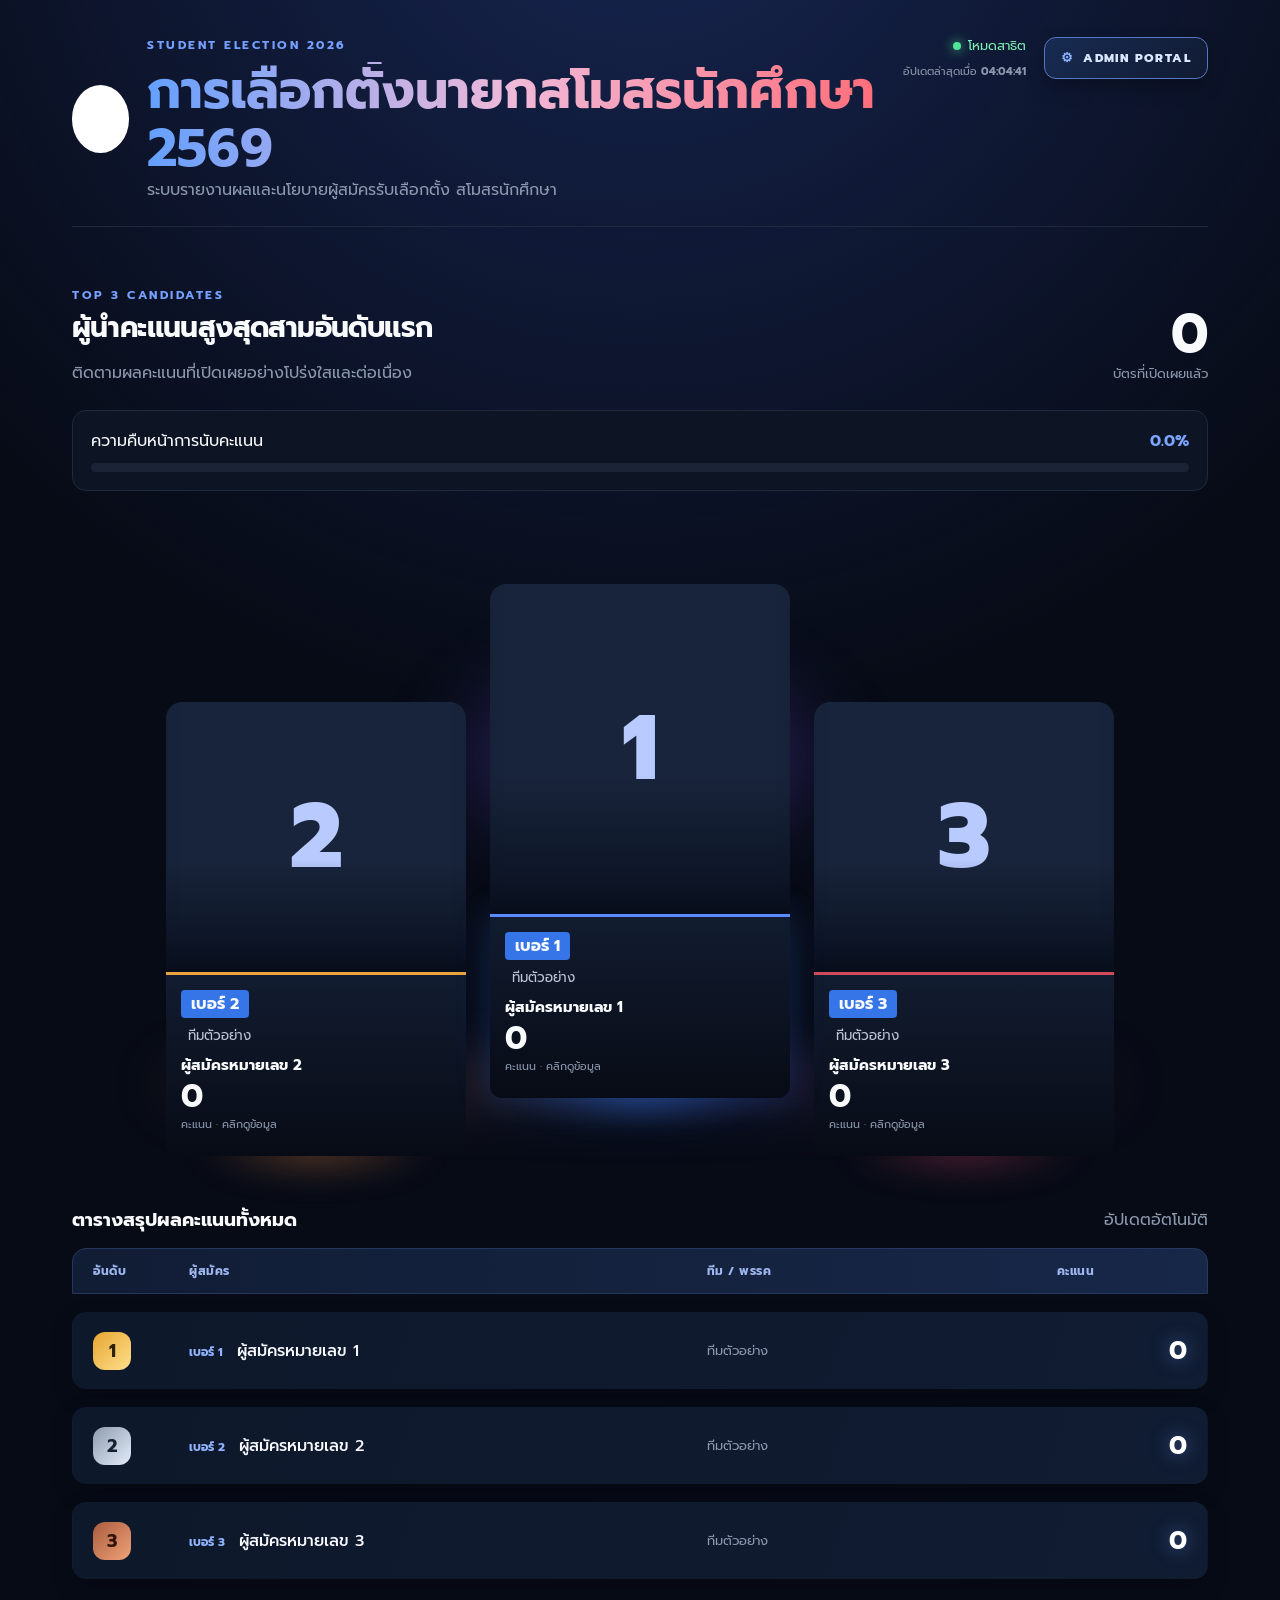
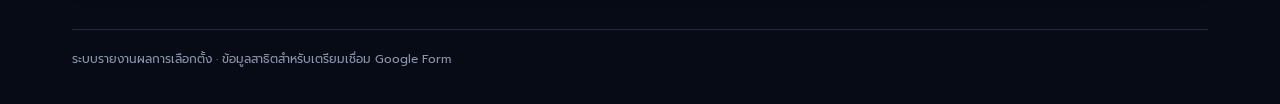
<file: index.html>
<!doctype html><html lang="th"><head><meta charset="UTF-8"><meta name="viewport" content="width=device-width, initial-scale=1"><title>ELECTION LIVE 2026</title><link rel="stylesheet" href="styles.css"></head><body><div class="shell"><header class="topbar"><div class="brand"><div id="logo" class="logo">★</div><div><div class="eyebrow">STUDENT ELECTION 2026</div><h1 id="siteTitle">การเลือกตั้งนายกสโมสรนักศึกษา 2569</h1><p id="siteSubtitle" class="muted">ระบบรายงานผลและนโยบายผู้สมัครรับเลือกตั้ง สโมสรนักศึกษา</p></div></div><div class="header-actions"><div class="status"><i></i><span id="statusText">โหมดสาธิต</span><small>อัปเดตล่าสุดเมื่อ <b id="updated">-</b></small></div><a class="button ghost" href="admin.html">เข้าสู่ระบบแอดมิน</a></div></header><section class="hero"><div class="hero-title"><span class="eyebrow">TOP 3 CANDIDATES</span><h2>ผู้นำคะแนนสูงสุดสามอันดับแรก</h2><p class="muted hero-note">ติดตามผลคะแนนที่เปิดเผยอย่างโปร่งใสและต่อเนื่อง</p></div><div class="big-number"><strong id="total">0</strong><span>บัตรที่เปิดเผยแล้ว</span></div></section><section class="progress"><div class="progress-head"><span>ความคืบหน้าการนับคะแนน</span><b id="percent">0%</b></div><div class="track"><div id="bar"></div></div></section><section><div id="podium" class="podium"></div><div class="section-head"><h3>ตารางสรุปผลคะแนนทั้งหมด</h3><span class="muted">อัปเดตอัตโนมัติ</span></div><div id="leaderboard" class="cards"></div></section><footer class="muted">ระบบรายงานผลการเลือกตั้ง · ข้อมูลสาธิตสำหรับเตรียมเชื่อม Google Form</footer></div><div id="candidateModal" class="modal" aria-hidden="true"><div class="modal-box"><button id="closeModal" class="modal-close">×</button><div id="modalPhoto" class="modal-photo"></div><div class="modal-copy"><span id="modalNo" class="number"></span><h2 id="modalName"></h2><p id="modalTeam" class="muted"></p><p id="modalPolicy" class="policy"></p></div></div></div><script src="config.js"></script><script src="app.js"></script></body></html>
</file>
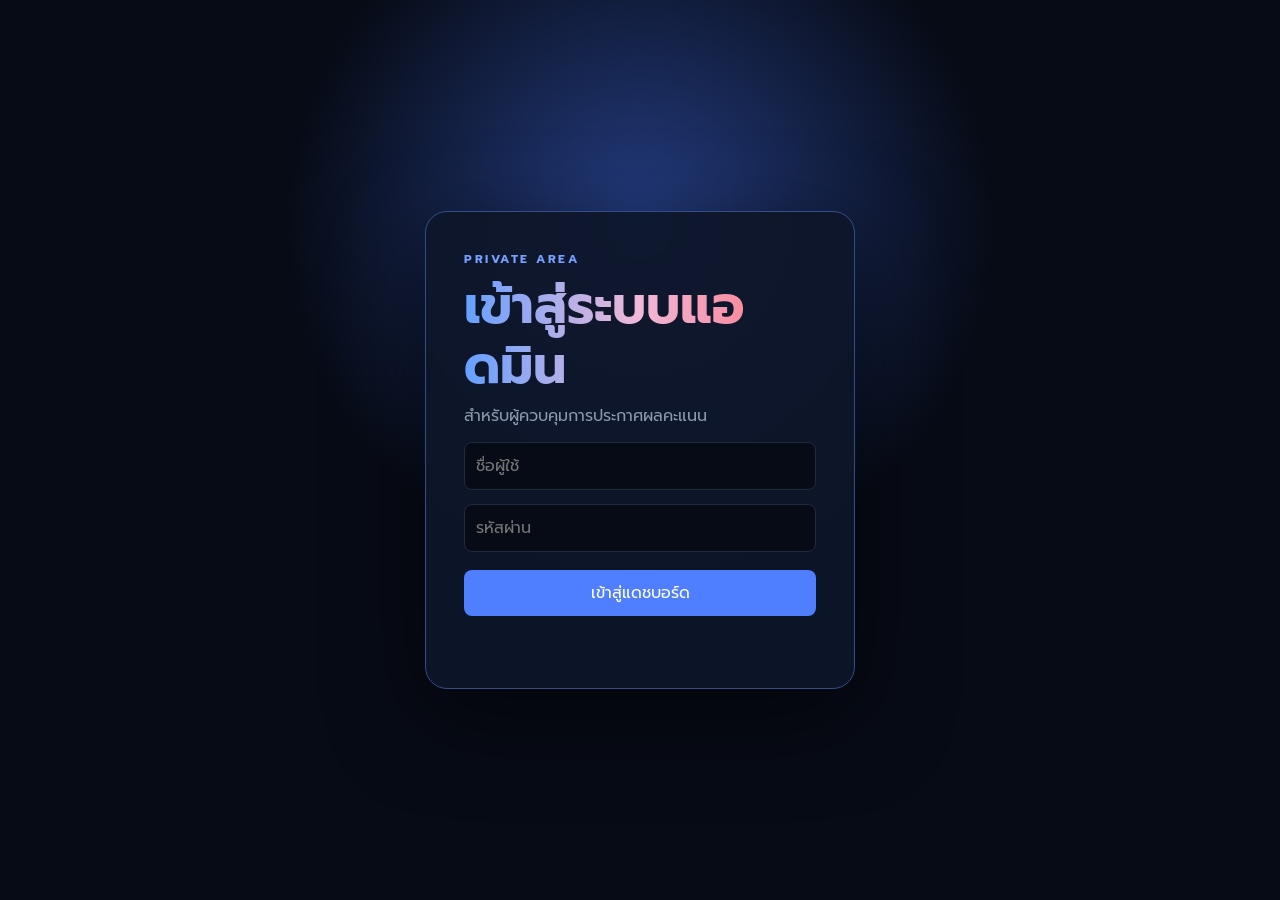
<file: admin.html>
<!doctype html><html lang="th"><head><meta charset="UTF-8"><meta name="viewport" content="width=device-width, initial-scale=1"><title>Admin · ELECTION LIVE</title><link rel="stylesheet" href="styles.css"></head><body><div id="loginGate" class="login-gate"><form id="loginForm" class="login-card"><div class="eyebrow">PRIVATE AREA</div><h1>เข้าสู่ระบบแอดมิน</h1><p class="muted">สำหรับผู้ควบคุมการประกาศผลคะแนน</p><input id="loginUser" autocomplete="username" placeholder="ชื่อผู้ใช้"><input id="loginPass" type="password" autocomplete="current-password" placeholder="รหัสผ่าน"><button class="button" type="submit">เข้าสู่แดชบอร์ด</button><p id="loginError" class="login-error"></p></form></div><div id="adminApp" class="shell narrow hidden"><header class="topbar"><div><div class="eyebrow">ADMIN CONTROL</div><h1>แผงควบคุมการเลือกตั้ง</h1><p class="muted">แดชบอร์ดสด เครื่องมือปล่อยคะแนน และจัดการเนื้อหา</p></div><div class="actions"><a class="button ghost" href="index.html">ดูหน้าเว็บ</a><button id="logout" class="button danger">ออกจากระบบ</button></div></header><main class="admin-grid"><section class="panel admin-main"><div class="panel-title"><div><span class="eyebrow">LIVE MONITOR</span><h2>แดชบอร์ดคะแนนสด</h2></div><span class="live-dot">● LIVE</span></div><div class="stat-grid"><div class="metric"><small>คะแนนที่เปิดเผย</small><b id="adminTotal">0</b></div><div class="metric"><small>ผู้สมัครที่นำ</small><b id="adminLeader">-</b></div><div class="metric"><small>สถานะ</small><b id="adminState">หยุดอยู่</b></div></div><div class="chart-wrap"><h3>กราฟคะแนนรายผู้สมัคร</h3><div id="voteChart" class="vote-chart"></div></div><label>ความเร็ว (วินาทีต่อ 1 คะแนน)<input id="speed" type="number" min="1" value="2"></label><div class="actions"><button id="start" class="button">เริ่มปล่อยคะแนน</button><button id="stop" class="button danger">หยุด / รีเซ็ต</button></div><div id="adminBoard" class="admin-board"></div></section><section class="panel"><div class="panel-title"><div><span class="eyebrow">CONTENT STUDIO</span><h2>แก้ไขหน้าเว็บ</h2></div></div><label>หัวข้อหลัก<input id="editTitle"></label><label>คำอธิบาย<input id="editSubtitle"></label><label>ลิงก์โลโก้<input id="editLogo" placeholder="https://..."></label><h3 class="edit-heading">ข้อมูลผู้สมัคร</h3><div id="candidateEditor"></div><div class="actions"><button id="addCandidate" class="button ghost">+ เพิ่มผู้สมัคร</button><button id="saveContent" class="button save">บันทึกข้อมูล</button></div><div class="notice">ข้อมูลนี้บันทึกในเบราว์เซอร์ของแอดมินโหมดสาธิต เมื่อเชื่อมฐานข้อมูลจริงจะเปลี่ยนเป็นข้อมูลกลาง</div></section></main></div><script src="config.js"></script><script src="app.js"></script><script src="admin.js"></script></body></html>
</file>
<file: styles.css>
@import url('https://fonts.googleapis.com/css2?family=Prompt:wght@300;400;500;700;800&display=swap');:root{font-family:Prompt,sans-serif;color:#f8fafc;background:#070b16;--line:#202a3d;--muted:#8b98ad}*{box-sizing:border-box}body{margin:0;background:radial-gradient(circle at 50% -10%,#172653,transparent 45%),#070b16}.shell{max-width:1180px;margin:auto;padding:36px 22px}.narrow{max-width:1100px}.topbar{display:flex;justify-content:space-between;gap:20px;align-items:flex-start;border-bottom:1px solid var(--line);padding-bottom:24px}.brand{display:flex;align-items:center;gap:18px}.logo{width:68px;height:68px;border-radius:50%;display:grid;place-items:center;background:#fff;color:#e4a52d;background-size:cover;background-position:center;font-size:28px}h1,h2,h3,p{margin:0}h1{font-size:clamp(28px,5vw,52px);line-height:1.15;background:linear-gradient(90deg,#64a0ff,#f0b9d8,#ff6d79);color:transparent;background-clip:text}h2{font-size:28px}.eyebrow{color:#76a0ff;font-size:12px;font-weight:700;letter-spacing:2px;margin-bottom:8px}.muted{color:var(--muted)}.status{text-align:right;color:#7df0b3;font-size:13px}.status i{display:inline-block;width:8px;height:8px;border-radius:50%;background:#51e396;box-shadow:0 0 12px #51e396;margin-right:7px}.status small{display:block;color:var(--muted);margin-top:8px}.hero{display:flex;justify-content:space-between;align-items:end;padding:55px 0 25px;text-align:center}.hero-title{flex:1}.big-number{text-align:right}.big-number strong{display:block;font-size:54px;line-height:1}.big-number span{color:var(--muted);font-size:13px}.progress{border:1px solid var(--line);background:#0d1424;border-radius:14px;padding:18px;margin-bottom:38px}.progress-head{display:flex;justify-content:space-between;margin-bottom:10px}.progress-head b{color:#7ca5ff}.track,.mini-track{height:9px;background:#1a2436;border-radius:20px;overflow:hidden}.track div,.mini-track i{display:block;height:100%;background:linear-gradient(90deg,#4388ff,#bc64ff);border-radius:20px;transition:width .5s}.podium{display:flex;align-items:end;justify-content:center;gap:28px;min-height:390px;margin:0 0 50px}.podium-card{width:30%;max-width:300px;text-align:center}.p1{order:2;transform:scale(1.08);z-index:2}.p2{order:1}.p3{order:3}.podium-photo{height:260px;background:#1a2438 center/cover no-repeat;border-radius:12px 12px 0 0;display:grid;place-items:center;font-size:90px;font-weight:800;color:#b9caff}.podium-info{background:linear-gradient(#121c30,#070b15);padding:15px;border-radius:0 0 12px 12px;border-top:3px solid #5b8cff}.p2 .podium-info{border-color:#e9a23d}.p3 .podium-info{border-color:#cf4b5b}.number{display:inline-block;background:#3675e8;padding:2px 10px;border-radius:4px;font-weight:700}.podium-info small{display:block;color:#bdc7d8;margin:7px}.podium-info h3{font-size:15px;white-space:nowrap;overflow:hidden;text-overflow:ellipsis}.podium-info strong{display:block;font-size:32px;margin-top:5px}.podium-info em{font-size:11px;color:var(--muted);font-style:normal}.section-head{display:flex;justify-content:space-between;align-items:center;margin-bottom:14px}.section-head a{color:#8eafff;text-decoration:none;font-size:13px}.cards{display:grid;gap:10px}.candidate{display:flex;align-items:center;gap:16px;padding:18px;border:1px solid var(--line);background:#0c1321;border-radius:13px}.rank{width:32px;text-align:center;color:#8faaff;font-size:20px;font-weight:800}.avatar{width:48px;height:48px;border-radius:12px;display:grid;place-items:center;background:linear-gradient(135deg,#2563eb,#7c3aed);font-weight:800}.candidate-info{flex:1}.candidate-info p{font-size:12px;color:var(--muted);margin-top:3px}.mini-track{height:5px;margin-top:11px}.candidate>strong{font-size:24px}.panel{border:1px solid var(--line);background:#0c1321;border-radius:14px;padding:24px}.admin-grid{display:grid;grid-template-columns:1fr 1.3fr;gap:16px;margin-top:28px}.admin-stat,.admin-row{display:flex;justify-content:space-between;border-bottom:1px solid var(--line);padding:12px 0}.admin-stat b,.admin-row b{color:#91b0ff}.edit-heading{margin-top:25px}label{display:block;color:var(--muted);font-size:13px;margin-top:15px}input{display:block;width:100%;margin-top:7px;padding:11px;border-radius:8px;border:1px solid var(--line);background:#070b16;color:white;font:inherit}.editor-card{border:1px solid var(--line);border-radius:9px;padding:10px;margin:10px 0}.editor-card b{color:#91b0ff}.actions{display:flex;gap:10px;margin-top:20px}.button{border:0;border-radius:8px;padding:11px 15px;background:#4f7fff;color:white;font:inherit;cursor:pointer}.button.ghost{background:transparent;border:1px solid var(--line);text-decoration:none}.button.danger{background:#a33b52}.save{margin-top:18px}.notice{margin-top:20px;padding:13px;border-radius:8px;background:#241d13;color:#e9c486;font-size:13px}footer{border-top:1px solid var(--line);margin-top:50px;padding-top:20px;font-size:12px}@media(max-width:680px){.topbar,.hero{flex-direction:column;text-align:left}.brand{align-items:flex-start}.status,.big-number{text-align:left}.admin-grid{grid-template-columns:1fr}.podium{gap:8px;min-height:300px}.podium-photo{height:180px}.p1{transform:scale(1.03)}.big-number strong{font-size:52px}}
 .table-head,.table-row{display:grid;grid-template-columns:70px 1.4fr 1fr 120px;gap:12px;align-items:center;padding:16px 18px}.table-head{background:#111a2c;color:#8faaff;font-size:12px;font-weight:700}.table-row{border:1px solid var(--line);border-top:0;background:#0c1321}.table-row strong{color:#fff}.editor-line{display:flex;justify-content:space-between;align-items:center}.remove-candidate{border:0;background:#5b2031;color:#ffb4c1;padding:5px 9px;border-radius:6px;cursor:pointer}.editor-card input{margin-top:8px}@media(max-width:680px){.table-head,.table-row{grid-template-columns:42px 1fr 90px}.table-head span:nth-child(3),.table-row span:nth-child(3){display:none}}
/* interaction polish */
.podium-card,.candidate,.panel,.button{transition:transform .28s cubic-bezier(.2,.8,.2,1),box-shadow .28s ease,border-color .28s ease}.podium-card:hover{transform:translateY(-14px) scale(1.03);filter:saturate(1.15)}.p1:hover{transform:translateY(-18px) scale(1.12)}.candidate:hover,.panel:hover{transform:translateY(-4px);border-color:#4e78d8;box-shadow:0 18px 45px #0007}.button:hover{transform:translateY(-3px);box-shadow:0 10px 24px #4f7fff66}.button:active{transform:translateY(0) scale(.97)}.podium-photo{transition:transform .45s ease,filter .45s ease}.podium-card:hover .podium-photo{transform:scale(1.035);filter:brightness(1.15)}.modal{position:fixed;inset:0;z-index:10;display:grid;place-items:center;background:#02040dcc;backdrop-filter:blur(10px);opacity:0;pointer-events:none;transition:opacity .25s ease}.modal.open{opacity:1;pointer-events:auto}.modal-box{width:min(620px,calc(100% - 30px));background:#10192c;border:1px solid #36518c;border-radius:18px;overflow:hidden;transform:translateY(25px) scale(.96);transition:transform .3s ease}.modal.open .modal-box{transform:none}.modal-photo{height:260px;background:#17243c center/cover no-repeat}.modal-copy{padding:24px}.modal-copy h2{margin-top:12px}.policy{white-space:pre-wrap;color:#c9d3e6;margin-top:18px;line-height:1.8}.modal-close{position:absolute;margin:12px 0 0 570px;border:0;background:#0008;color:white;font-size:28px;border-radius:50%;width:38px;height:38px;cursor:pointer}
 .modal-box{position:relative}.modal-close{position:absolute;right:12px;top:12px;margin:0;z-index:2}
 .hidden{display:none!important}.login-gate{min-height:100vh;display:grid;place-items:center;padding:20px;background:radial-gradient(circle at 50% 25%,#243d82,transparent 38%),#070b16}.login-card{width:min(430px,100%);padding:38px;border:1px solid #344d86;border-radius:22px;background:#0d1629eF;box-shadow:0 25px 90px #0009}.login-card h1{margin-bottom:8px}.login-card input{margin-top:14px}.login-card .button{width:100%;margin-top:18px}.login-error{height:22px;color:#ff8495;text-align:center;margin-top:12px}.panel-title{display:flex;justify-content:space-between;align-items:flex-start}.live-dot{color:#72f0ad;font-size:12px;font-weight:700}.stat-grid{display:grid;grid-template-columns:repeat(3,1fr);gap:10px;margin:22px 0}.metric{padding:16px;border:1px solid var(--line);border-radius:12px;background:#111b2e}.metric small{display:block;color:var(--muted);font-size:11px}.metric b{display:block;color:#a8c0ff;font-size:22px;margin-top:6px}.chart-wrap{padding:18px 0;border-top:1px solid var(--line);border-bottom:1px solid var(--line)}.chart-wrap h3{font-size:14px;margin-bottom:15px}.chart-item{margin:13px 0}.chart-label{display:flex;justify-content:space-between;font-size:12px;margin-bottom:6px}.chart-label b{color:#9ebaff}.chart-track{height:12px;border-radius:20px;background:#1d2940;overflow:hidden}.chart-track i{display:block;height:100%;border-radius:20px;background:linear-gradient(90deg,#4d88ff,#b66bff);transition:width .7s cubic-bezier(.2,.8,.2,1)}
/* leaderboard cards */
.table-head{display:grid;grid-template-columns:80px 1.5fr 1fr 130px;gap:16px;align-items:center;padding:13px 20px;border:1px solid #27385f;border-radius:14px 14px 0 0;background:linear-gradient(90deg,#111d35,#172748);color:#9fb7ef;letter-spacing:.5px}.table-row{display:grid;grid-template-columns:80px 1.5fr 1fr 130px;gap:16px;align-items:center;margin-top:8px;padding:18px 20px;border:1px solid #1d2b48;border-radius:14px;background:linear-gradient(110deg,#0e182b,#101c32);box-shadow:0 8px 22px #0003;transition:transform .25s ease,background .25s ease,border-color .25s ease,box-shadow .25s ease}.table-row:hover{transform:translateX(6px) translateY(-3px);background:linear-gradient(110deg,#142343,#17294b);border-color:#5278d4;box-shadow:0 14px 35px #0007}.table-row>b:first-child{display:grid;place-items:center;width:38px;height:38px;border-radius:12px;background:#192b52;color:#a9c3ff;font-size:18px}.table-row:nth-child(2)>b:first-child{background:linear-gradient(135deg,#e6a532,#ffe08b);color:#2d2108}.table-row:nth-child(3)>b:first-child{background:linear-gradient(135deg,#8e9caf,#e4edf9);color:#172033}.table-row:nth-child(4)>b:first-child{background:linear-gradient(135deg,#a95c3f,#f0a277);color:#32140c}.table-row span:nth-child(2){font-weight:500;color:#f7f9ff}.table-row span:nth-child(2) strong{display:inline-block;color:#91b4ff;margin-right:8px;font-size:12px}.table-row>strong:last-child{justify-self:end;font-size:26px;color:#fff;text-shadow:0 0 18px #719bff88}.table-row .muted{font-size:13px}.admin-row{transition:background .2s ease;padding:14px 12px;border-radius:9px}.admin-row:hover{background:#172543}@media(max-width:680px){.table-head,.table-row{grid-template-columns:45px 1fr 75px;gap:9px;padding:13px 12px}.table-head span:nth-child(3),.table-row span:nth-child(3){display:none}.table-row>strong:last-child{font-size:21px}}
 .header-actions{display:flex;align-items:center;gap:18px}.hero-note{margin-top:12px}.public-admin-link{white-space:nowrap}@media(max-width:680px){.header-actions{width:100%;justify-content:space-between;align-items:flex-start}.header-actions .status{text-align:left}}
textarea{display:block;width:100%;min-height:90px;margin-top:8px;padding:11px;border-radius:8px;border:1px solid var(--line);background:#070b16;color:white;font:inherit;resize:vertical}.editor-card label{margin-top:10px}.podium-card,.table-row{cursor:pointer}.modal-photo{background-size:cover;background-position:center}
/* stable hover: one transform only, no transform stacking */
.podium-card{transition:transform .22s ease,filter .22s ease,box-shadow .22s ease;will-change:transform}.podium-card:hover,.p1:hover{transform:translateY(-10px) scale(1.02)!important;filter:brightness(1.08);box-shadow:0 20px 40px #0008}.candidate,.table-row{transition:transform .2s ease,background .2s ease,box-shadow .2s ease;border-color:transparent}.candidate:hover,.table-row:hover{transform:translateY(-3px)!important;box-shadow:0 12px 28px #0008}.header-actions .button.ghost{border:1px solid #5577c5;background:linear-gradient(135deg,#172b52,#111b32);box-shadow:0 8px 18px #0004;color:#dbe7ff;padding:10px 16px;border-radius:12px;font-weight:600;letter-spacing:.2px;transition:transform .2s ease,box-shadow .2s ease,border-color .2s ease}.header-actions .button.ghost:hover{transform:translateY(-2px)!important;border-color:#83a7ff;box-shadow:0 10px 25px #416fff55}.header-actions .button.ghost:before{content:'⚙ ';color:#8db0ff}
.logo{background-image:url('https://i.postimg.cc/KzJNJzrn/kmpht-logo-(1).png');background-repeat:no-repeat;background-size:cover;background-position:center}.logo:not([style*="background-image"]){font-size:0}
/* final motion reset: stable hover without scale/filter stacking */
.podium-card,.candidate,.table-row{will-change:auto!important;transition:transform .18s ease-out,box-shadow .18s ease-out,background-color .18s ease-out!important;filter:none!important}.podium-card:hover,.podium-card.p1:hover{transform:translate3d(0,-8px,0)!important;filter:none!important;box-shadow:0 14px 28px rgba(0,0,0,.32)!important}.candidate:hover,.table-row:hover{transform:translate3d(0,-3px,0)!important;filter:none!important;box-shadow:0 10px 22px rgba(0,0,0,.28)!important}.header-actions .button.ghost{font-size:0!important;white-space:nowrap;min-width:142px;text-align:center;line-height:1.2}.header-actions .button.ghost::after{content:'ADMIN PORTAL';font-size:12px;letter-spacing:1.4px;font-weight:800;color:#dbe7ff}.header-actions .button.ghost::before{font-size:13px;margin-right:7px}.table-row{overflow:hidden}
/* definitive stable interaction: depth by shadow only */
.podium-card,.podium-card.p1,.candidate,.table-row{transform:none!important;transition:box-shadow .16s ease, border-color .16s ease, background-color .16s ease!important;will-change:auto!important;filter:none!important}.podium-card:hover,.podium-card.p1:hover{transform:none!important;box-shadow:0 18px 34px rgba(30,70,150,.28),0 0 0 1px rgba(105,145,255,.45)!important}.candidate:hover,.table-row:hover{transform:none!important;box-shadow:0 12px 26px rgba(0,0,0,.34),0 0 0 1px rgba(105,145,255,.3)!important}.brand{min-width:0}.brand>div:last-child{min-width:0}.brand h1{font-size:clamp(25px,4.2vw,52px);line-height:1.12;overflow-wrap:normal;word-break:normal}.header-actions{flex-shrink:0}.header-actions .button.ghost{display:inline-flex;align-items:center;justify-content:center;white-space:nowrap;word-break:keep-all;min-width:150px;height:42px}.modal-copy h2{line-height:1.25;overflow-wrap:break-word}
/* cinematic podium lighting */
.podium{position:relative;isolation:isolate;padding-top:28px}.podium:before{content:'';position:absolute;z-index:-2;left:50%;top:18%;width:430px;height:230px;transform:translateX(-50%);background:radial-gradient(ellipse,#315fe68c 0%,#6c4de44c 36%,transparent 72%);filter:blur(32px);pointer-events:none}.podium:after{content:'';position:absolute;z-index:-3;left:8%;right:8%;bottom:22px;height:100px;background:radial-gradient(ellipse at 20%,#ed7b3c45,transparent 34%),radial-gradient(ellipse at 50%,#397aff55,transparent 38%),radial-gradient(ellipse at 80%,#c33d7045,transparent 34%);filter:blur(28px);pointer-events:none}.podium-card{position:relative}.podium-card:before{content:'';position:absolute;z-index:-1;left:10%;right:10%;bottom:18%;height:58%;border-radius:50%;background:radial-gradient(ellipse,#477dff66,transparent 68%);filter:blur(24px);opacity:.7;pointer-events:none}.p2:before{background:radial-gradient(ellipse,#f08b4d66,transparent 68%)}.p3:before{background:radial-gradient(ellipse,#d1486a66,transparent 68%)}.hero-title,.section-head{text-align:left}.hero-title h2{letter-spacing:-.6px}.eyebrow{letter-spacing:2.5px}.table-head,.table-row{text-align:left}.table-row>strong:last-child{text-align:right}.podium-info{text-align:left}.podium-info h3{margin-top:8px}.podium-info>strong{line-height:1}.podium-info em{display:block;margin-top:3px}@media(max-width:680px){.podium:before{width:280px}.hero-title,.section-head{text-align:left}}
/* hard stop for pointer jitter */
.podium-card,.podium-card.p1,.podium-card.p2,.podium-card.p3,.candidate,.table-row{transform:none!important;transition:none!important;animation:none!important;will-change:auto!important}.podium-card:hover,.podium-card.p1:hover,.podium-card.p2:hover,.podium-card.p3:hover,.candidate:hover,.table-row:hover{transform:none!important;animation:none!important;filter:none!important;box-shadow:0 0 0 1px rgba(105,145,255,.5),0 14px 28px rgba(0,0,0,.32)!important}.podium-card:before,.podium-card:hover:before{transform:none!important;transition:none!important}
.podium{align-items:flex-end;gap:24px;padding:55px 24px 0}.podium-card{display:flex;flex-direction:column;justify-content:flex-end;overflow:visible}.podium-card .podium-photo{height:270px;min-height:270px;background-color:#18243b;background-size:cover;background-position:center top;border-radius:16px 16px 0 0;box-shadow:inset 0 -34px 32px -25px #08101f;position:relative;overflow:hidden}.podium-card .podium-photo:after{content:'';position:absolute;inset:0;background:linear-gradient(180deg,transparent 58%,rgba(5,10,22,.72));pointer-events:none}.podium-card .podium-info{min-height:184px}.podium-card.p1{margin-bottom:58px;z-index:3}.podium-card.p1 .podium-photo{height:330px;min-height:330px}.podium-card.p1 .podium-info{border-top-color:#5b8cff;box-shadow:0 0 34px #397dff3d}.podium-card.p2 .podium-info{border-top-color:#e9a23d}.podium-card.p3 .podium-info{border-top-color:#cf4b5b}.podium-card:after{content:'';position:absolute;z-index:-2;left:10%;right:10%;bottom:-20px;height:55px;border-radius:50%;background:radial-gradient(ellipse,#397dff77,transparent 70%);filter:blur(16px);pointer-events:none}.podium-card.p2:after{background:radial-gradient(ellipse,#e98a4570,transparent 70%)}.podium-card.p3:after{background:radial-gradient(ellipse,#d0446670,transparent 70%)}@media(max-width:680px){.podium{gap:9px;padding:35px 5px 0}.podium-card .podium-photo{height:190px;min-height:190px}.podium-card.p1{margin-bottom:35px}.podium-card.p1 .podium-photo{height:225px;min-height:225px}.podium-card .podium-info{padding:10px;min-height:150px}.podium-info h3{font-size:12px}}
</file>
